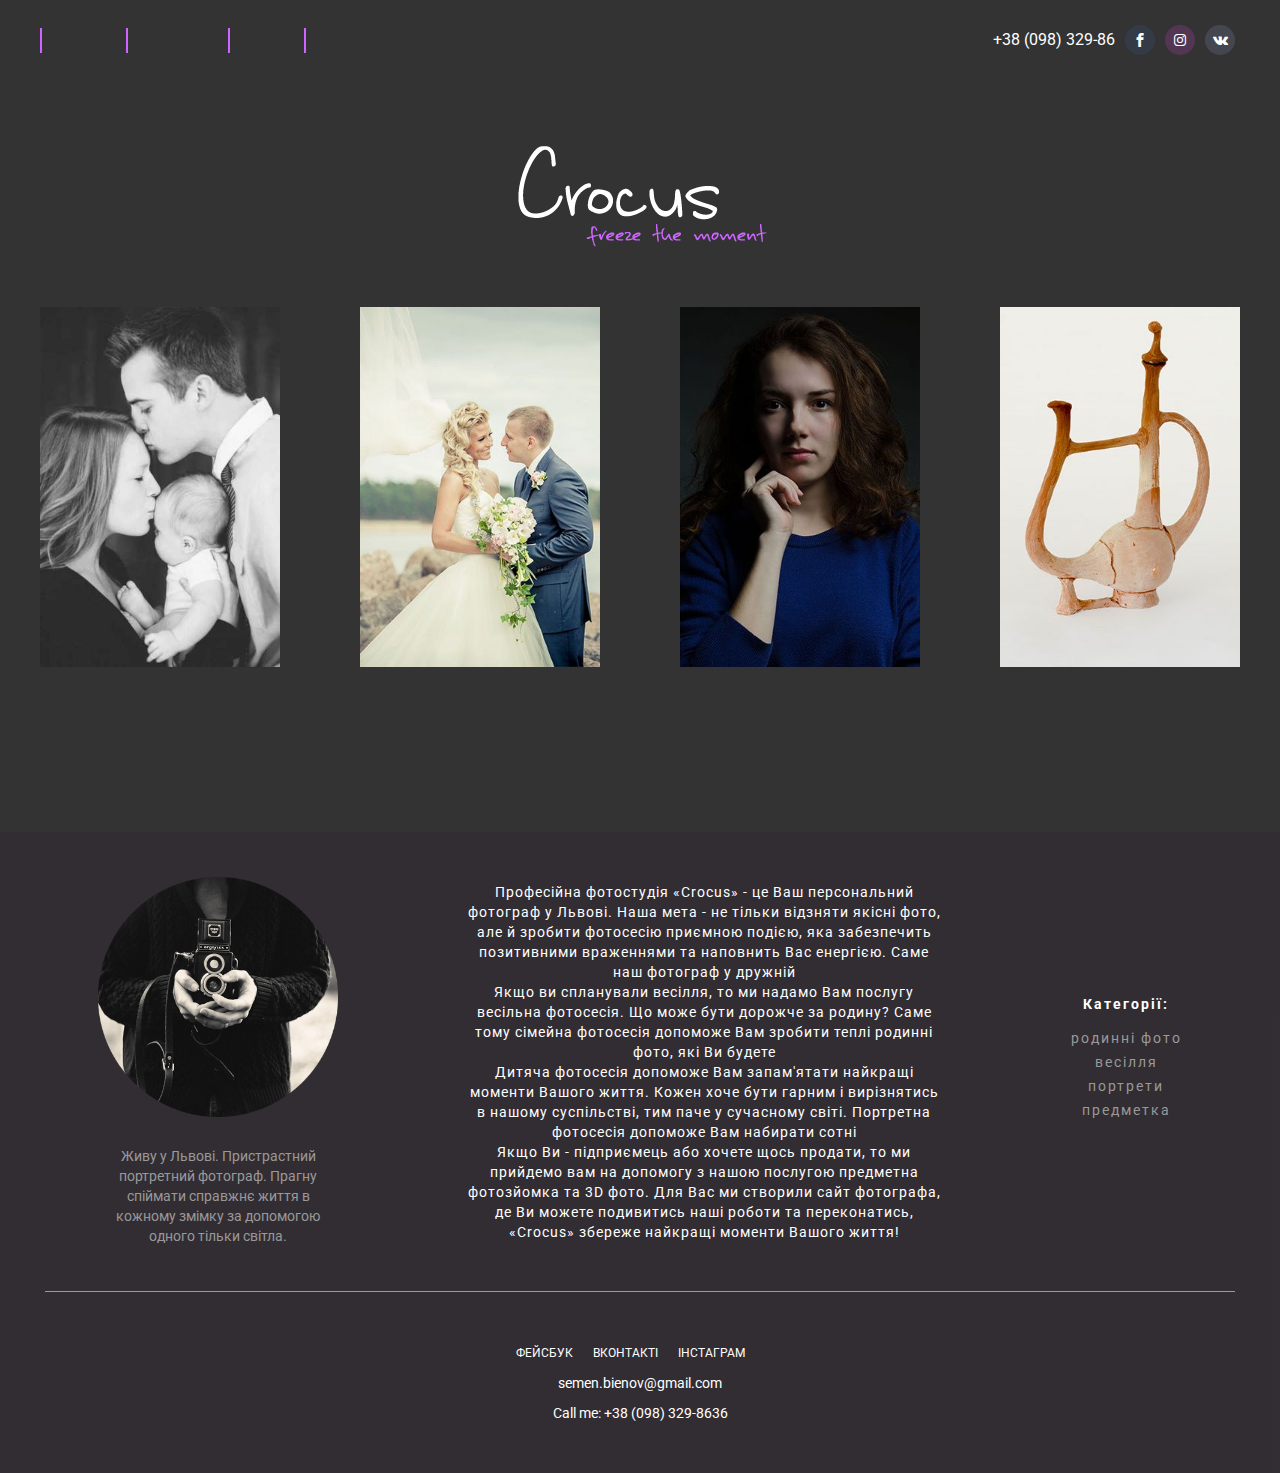
<file: docs/index.html>
<!DOCTYPE html>
<head>
  <meta charset="utf-8">
  <link rel="alternate" href="http://crocus-foto.in.ua" hreflang="uk-UA">
  <title>Crocus - ваш персональний фотограф у Львові</title>
  <meta name="description" content="Професійні фотосесії, портретні фотокартки, предметна фотографія, фотозйомка весіль у Львові від професійного фотографа Семена Бєньова">
  <meta name="keywords" content="послуги фотографа, фотограф львів, львів фотограф,  фотограф у львові, найкращий фотограф у львові, професійний фотограф, предметна фотографія, портретна фотографія, весільний фотограф">
  <meta name="author" content="Semen Bienov">
  <meta http-equiv="X-UA-Compatible" content="IE=edge">
  <meta name="viewport" content="width=device-width, initial-scale=1, maximum-scale=1">
  <!-- Template Basic Images Start-->
  <meta property="og:title" content="Crocus - професійний фотограф у Львові">
  <meta property="og:image" content="img/item3.jpg">
  <link rel="shortcut icon" href="img/favicon/favicon.ico" type="image/x-icon">
  <link rel="apple-touch-icon" href="img/favicon/apple-touch-icon.png">
  <link rel="apple-touch-icon" sizes="72x72" href="img/favicon/apple-touch-icon-72x72.png">
  <link rel="apple-touch-icon" sizes="114x114" href="img/favicon/apple-touch-icon-114x114.png">
  <!-- Template Basic Images End-->
  <!--if lt IE 9
  script(src='https://cdnjs.cloudflare.com/ajax/libs/html5shiv/3.7.3/html5shiv.min.js')
  script(src='https://cdnjs.cloudflare.com/ajax/libs/respond.js/1.4.2/respond.min.js')
  -->
  <link rel="stylesheet" href="css/fonts.min.css">
  <!-- <link rel="stylesheet" href="css/owl/owl.carousel.min.css">-->
  <link rel="stylesheet" href="css/main.min.css">
  <!-- Custom Browsers Color Start-->
  <!-- Chrome, Firefox OS and Opera-->
  <meta name="theme-color" content="#000">
  <!-- Windows Phone-->
  <meta name="msapplication-navbutton-color" content="#000">
  <!-- iOS Safari-->
  <meta name="apple-mobile-web-app-status-bar-style" content="#000">
  <!-- Custom Browsers Color End-->
</head>
<body>
  <div class="wrapper">
    <div class="topheader">
      <section class="topmenu">
        <ul>
          <li class="topmenu-item">
            <div class="bt-sl-solid-l down out"></div>
            <div class="bt-sl-solid-r down out"></div><a class="itemlink out" href="index.html">головна</a>
          </li>
          <li class="topmenu-item">
            <div class="bt-sl-solid-l down out"></div>
            <div class="bt-sl-solid-r down out"></div><a class="itemlink out" href="family.html">портфоліо</a>
          </li>
          <li class="topmenu-item">
            <div class="bt-sl-solid-l down out"></div>
            <div class="bt-sl-solid-r down out"></div><a class="itemlink out" href="tariff.html">тарифи</a>
          </li>
        </ul>
      </section>
      <section class="social"><a class="tel" href="tel:+380983298636"><span>+38 (098) 329-86</span></a><a class="social-fb" href="https://www.facebook.com/profile.php?id=100004131288481&amp;fref=ts"><span class="icon icon-facebook"></span></a><a class="social-instagam" href="https://www.instagram.com/crocus_fotos/"><span class="icon icon-instagram"></span></a><a class="social-vk" href="https://vk.com/id105640960"><span class="icon icon-vk"></span></a></section>
    </div>
    <header class="logo-container">
      <h1><a href="index.html"><img class="logo" src="img/logo.png" alt="фотостудія Crocus" title="фотостудія Crocus">
          <!--
          <svg class="logo">
          <use class="logo--bieno" xlink:href="#logo--bieno"></use>
          <use class="logo--v" xlink:href="#logo--v"></use>
          </svg>
          --></a></h1>
    </header>
    <div class="menu-container">
      <ul class="menu">
        <li><a href="family.html">
            <figure class="menu-category"><img class="menu-portrait" src="img/item1.jpg" alt="">
              <figcaption>
                <h3>Родинні фото</h3>
                <h5>Crocus</h5>
              </figcaption>
            </figure></a></li>
        <li><a href="wedding.html">
            <figure class="menu-category"><img class="menu-portrait" src="img/item2.jpg" alt="">
              <figcaption>
                <h3>весілля</h3>
                <h5>Crocus</h5>
              </figcaption>
            </figure></a></li>
        <li><a href="portrait.html">
            <figure class="menu-category hover"><img class="menu-portrait" src="img/item3.jpg" alt="">
              <figcaption>
                <h3>портрети</h3>
                <h5>Crocus</h5>
              </figcaption>
            </figure></a></li>
        <li><a href="thing.html">
            <figure class="menu-category"><img class="menu-portrait" src="img/item4.jpg" alt="">
              <figcaption>
                <h3>Предметна зйомка</h3>
                <h5>Crocus</h5>
              </figcaption>
            </figure></a></li>
      </ul>
    </div>
  </div>
  <!-- FOOTER-->
  <footer class="footer">
    <div class="footer-inner">
      <div class="footer-bar">
        <div class="footer-about">
          <div><img class="footer-ava" src="img/footer.png" alt="Semen Bienov">
            <p>Живу у Львові. Пристрастний портретний фотограф. Прагну спіймати справжнє життя в кожному змімку за допомогою одного тільки світла.</p>
          </div>
        </div>
        <div class="footer-blog">Професійна фотостудія «Crocus» - це Ваш персональний фотограф у Львові. Наша мета - не тільки відзняти якісні фото, але й зробити фотосесію приємною подією, яка забезпечить позитивними враженнями та наповнить Вас енергією. Саме наш фотограф у дружній<br> Якщо ви спланували весілля, то ми надамо Вам послугу весільна фотосесія. Що може бути дорожче за родину? Саме тому сімейна фотосесія допоможе Вам зробити теплі родинні фото, які Ви будете<br> Дитяча фотосесія допоможе Вам запам'ятати найкращі моменти Вашого життя. Кожен хоче бути гарним і вирізнятись в нашому суспільстві, тим паче у сучасному світі. Портретна фотосесія допоможе Вам набирати сотні<br> Якщо Ви - підприємець або хочете щось продати, то ми прийдемо вам на допомогу з нашою послугою предметна фотозйомка та 3D фото. Для Вас ми створили сайт фотографа, де Ви можете подивитись наші роботи та переконатись,<br> «Crocus» збереже найкращі моменти Вашого життя!</div>
        <ul class="footer-menu"><span class="footer-menu-title">Категорії:</span>
          <li><a class="footer-menu-item" href="family.html">
              <h3>родинні фото</h3></a></li>
          <li><a class="footer-menu-item" href="wedding.html">
              <h3>весілля</h3></a></li>
          <li><a class="footer-menu-item" href="portrait.html">
              <h3>портрети</h3></a></li>
          <li><a class="footer-menu-item" href="thing.html">
              <h3>предметка</h3></a></li>
        </ul>
      </div>
      <div class="footer-contacts">
        <div class="footer-social"><a href="https://www.facebook.com/profile.php?id=100004131288481&amp;fref=ts">фейсбук</a><a href="https://vk.com/id105640960">вконтакті</a><a href="https://www.instagram.com/crocus_fotos/">інстаграм</a></div>
        <address><a href="mailto:semen.bienov@gmail.com">semen.bienov@gmail.com</a><br><a class="tel" href="tel:+380983298636"><span>Call me: +38 (098) 329-8636</span></a></address>
      </div>
    </div>
  </footer>
  <!-- Optimized loading JS Start-->
  <script src="js/vendors/jquery-1.12.0.min.js"></script>
  <script src="js/vendors/owl.carousel.min.js"></script>
  <!-- <script src="js/vendors/jquery.pjax.js"></script>-->
  <script src="js/main.min.js"></script>
  <script>
    (function(i, s, o, g, r, a, m) {
    i['GoogleAnalyticsObject'] = r;
    i[r] = i[r] || function() {
    (i[r].q = i[r].q || []).push(arguments)
    }, i[r].l = 1 * new Date();
    a = s.createElement(o),
    m = s.getElementsByTagName(o)[0];
    a.async = 1;
    a.src = g;
    m.parentNode.insertBefore(a, m)
    })(window, document, 'script', 'https://www.google-analytics.com/analytics.js', 'ga');
    ga('create', '', 'auto');
    ga('send', 'pageview');
  </script>
</body>
</file>
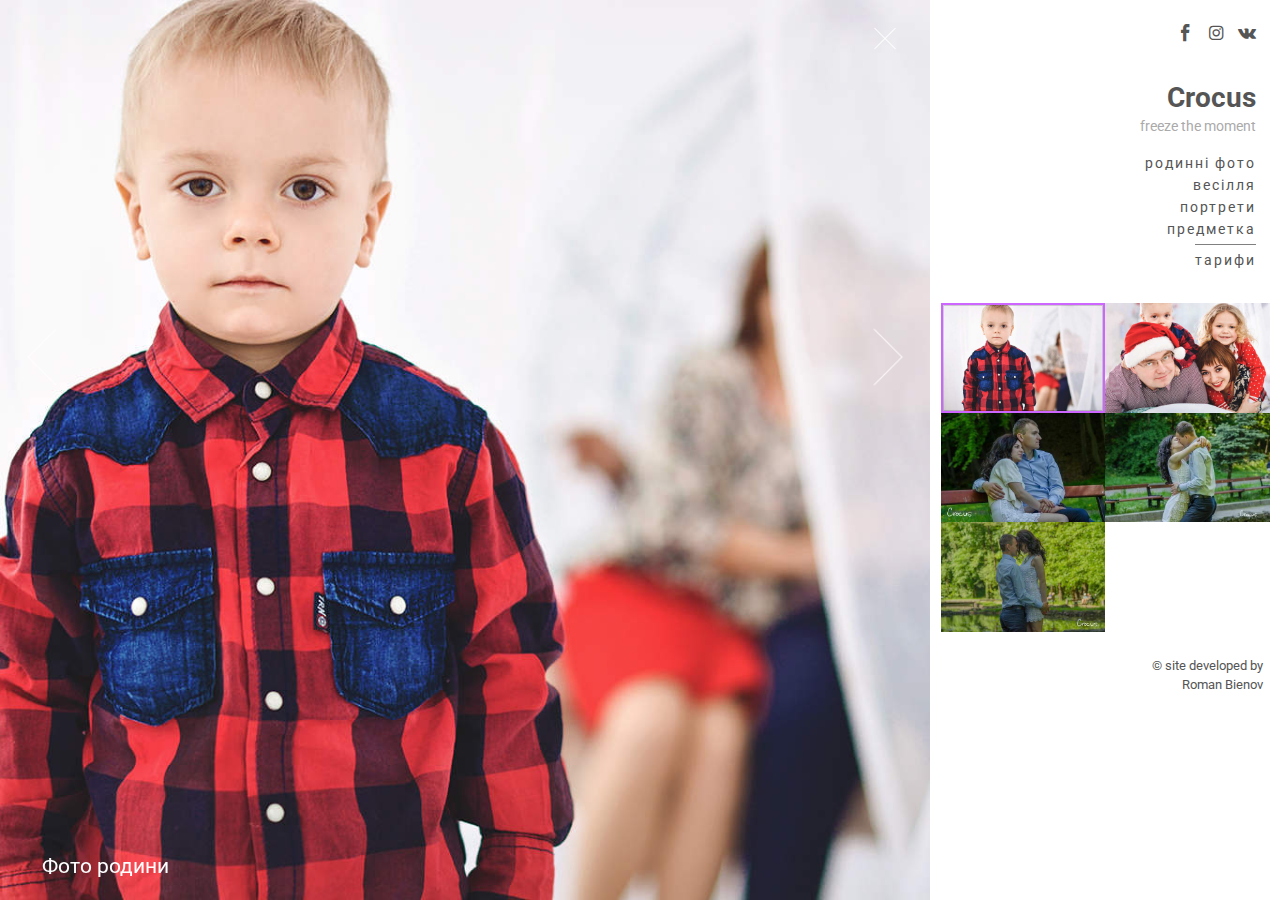
<file: docs/family.html>
<!DOCTYPE html>
<head>
  <meta charset="utf-8">
  <title>Crocus</title>
  <meta name="description" content="Професійні фотосесії, портретні фотокартки, предметна фотографія, фотозйомка весіль у Львові від професійного фотографа Семена Бєньова">
  <meta name="keywords" content="послуги фотографа, фотограф львів, львів фотограф,  фотограф у львові, найкращий фотограф у львові, професійний фотограф, предметна фотографія, портретна фотографія, весільний фотограф">
  <meta name="author" content="Semen Bienov">
  <meta http-equiv="X-UA-Compatible" content="IE=edge">
  <meta name="viewport" content="width=device-width, initial-scale=1, maximum-scale=1">
  <!-- Template Basic Images Start-->
  <meta property="og:title" content="Crocus">
  <meta property="og:image" content="img/item3.jpg">
  <link rel="shortcut icon" href="img/favicon/favicon.ico" type="image/x-icon">
  <link rel="apple-touch-icon" href="img/favicon/apple-touch-icon.png">
  <link rel="apple-touch-icon" sizes="72x72" href="img/favicon/apple-touch-icon-72x72.png">
  <link rel="apple-touch-icon" sizes="114x114" href="img/favicon/apple-touch-icon-114x114.png">
  <!-- Template Basic Images End-->
  <link rel="stylesheet" href="css/fonts.min.css">
  <link rel="stylesheet" href="css/owl/owl.carousel.min.css">
  <!-- <link rel="stylesheet" href="css/main.min.css">-->
  <!--
  if lt IE 9
  script(src='https://cdnjs.cloudflare.com/ajax/libs/html5shiv/3.7.3/html5shiv.min.js')
  script(src='https://cdnjs.cloudflare.com/ajax/libs/respond.js/1.4.2/respond.min.js')
  -->
  <!-- Custom Browsers Color Start -->
  <!-- Chrome, Firefox OS and Opera-->
  <meta name="theme-color" content="#000">
  <!-- Windows Phone-->
  <meta name="msapplication-navbutton-color" content="#000">
  <!-- iOS Safari-->
  <meta name="apple-mobile-web-app-status-bar-style" content="#000">
  <!-- Custom Browsers Color End-->
</head>
<body>
  <div class="main-container">
    <aside class="sidebar is-loading-1">
      <section class="sidebar-social"><a href="https://www.facebook.com/profile.php?id=100004131288481"><span class="icon icon-facebook"></span></a><a href="https://www.instagram.com/crocus_fotos/"><span class="icon icon-instagram"></span></a><a href="https://vk.com/id105640960"><span class="icon icon-vk"></span></a></section>
      <header class="header">
        <h1><a class="logotype" href="index.html">Crocus</a></h1>
        <h4 class="title">freeze the moment</h4>
        <ul class="header-menu">
          <li><a class="header-menu-item" href="family.html">
              <h3>родинні фото</h3></a></li>
          <li><a class="header-menu-item" href="wedding.html">
              <h3>весілля</h3></a></li>
          <li><a class="header-menu-item" href="portrait.html">
              <h3>портрети</h3></a></li>
          <li><a class="header-menu-item" href="thing.html">
              <h3>предметка</h3></a></li>
          <li><a class="header-menu-item" href="tariff.html">
              <h3>тарифи</h3></a></li>
        </ul>
      </header>
      <ul class="owl-dots" id="carousel-custom-dots"></ul>
      <footer class="author">© site developed by<br><a href="https://www.facebook.com/profile.php?id=100007657952007" rel="author"> Roman Bienov</a></footer>
    </aside>
    <div class="slides-wrapper is-loading-2"><a id="touch-menu" href="#">
        <div id="nav-icon1"><span></span><span></span><span></span></div></a>
      <div class="owl-carousel owl-theme" id="thumbnails">
        <!-- Family-->
        <article class="item" data-dot="&lt;img src='img/thumbs/family_1.jpg'&gt;">
          <div class="owl-lazy slide" data-src="img/fulls/f_family_1.jpg"></div>
          <h5>Фото родини</h5>
        </article>
        <article class="item" data-dot="&lt;img src='img/thumbs/family_2.jpg'&gt;">
          <div class="owl-lazy slide" data-src="img/fulls/f_family_2.jpg"></div>
          <h5>Фото родини</h5>
        </article>
        <article class="item" data-dot="&lt;img src='img/thumbs/love_1.jpg'&gt;">
          <div class="owl-lazy slide" data-src="img/fulls/f_love_1.jpg">     </div>
          <h5>Love Story</h5>
        </article>
        <article class="item" data-dot="&lt;img src='img/thumbs/love_2.jpg'&gt;">
          <div class="owl-lazy slide" data-src="img/fulls/f_love_2.jpg">     </div>
          <h5>Love Story</h5>
        </article>
        <article class="item" data-dot="&lt;img src='img/thumbs/love_3.jpg'&gt;">
          <div class="owl-lazy slide" data-src="img/fulls/f_love_3.jpg"></div>
          <h5>Love Story</h5>
        </article>
      </div>
    </div>
  </div>
  <!-- Optimized loading JS Start-->
  <script src="js/vendors/jquery-1.12.0.min.js"></script>
  <script src="js/vendors/owl.carousel.min.js"></script>
  <script src="js/main.min.js"></script>
  <script>
    (function(i, s, o, g, r, a, m) {
    i['GoogleAnalyticsObject'] = r;
    i[r] = i[r] || function() {
    (i[r].q = i[r].q || []).push(arguments)
    }, i[r].l = 1 * new Date();
    a = s.createElement(o),
    m = s.getElementsByTagName(o)[0];
    a.async = 1;
    a.src = g;
    m.parentNode.insertBefore(a, m)
    })(window, document, 'script', 'https://www.google-analytics.com/analytics.js', 'ga');
    ga('create', '', 'auto');
    ga('send', 'pageview');
  </script>
</body>
</file>
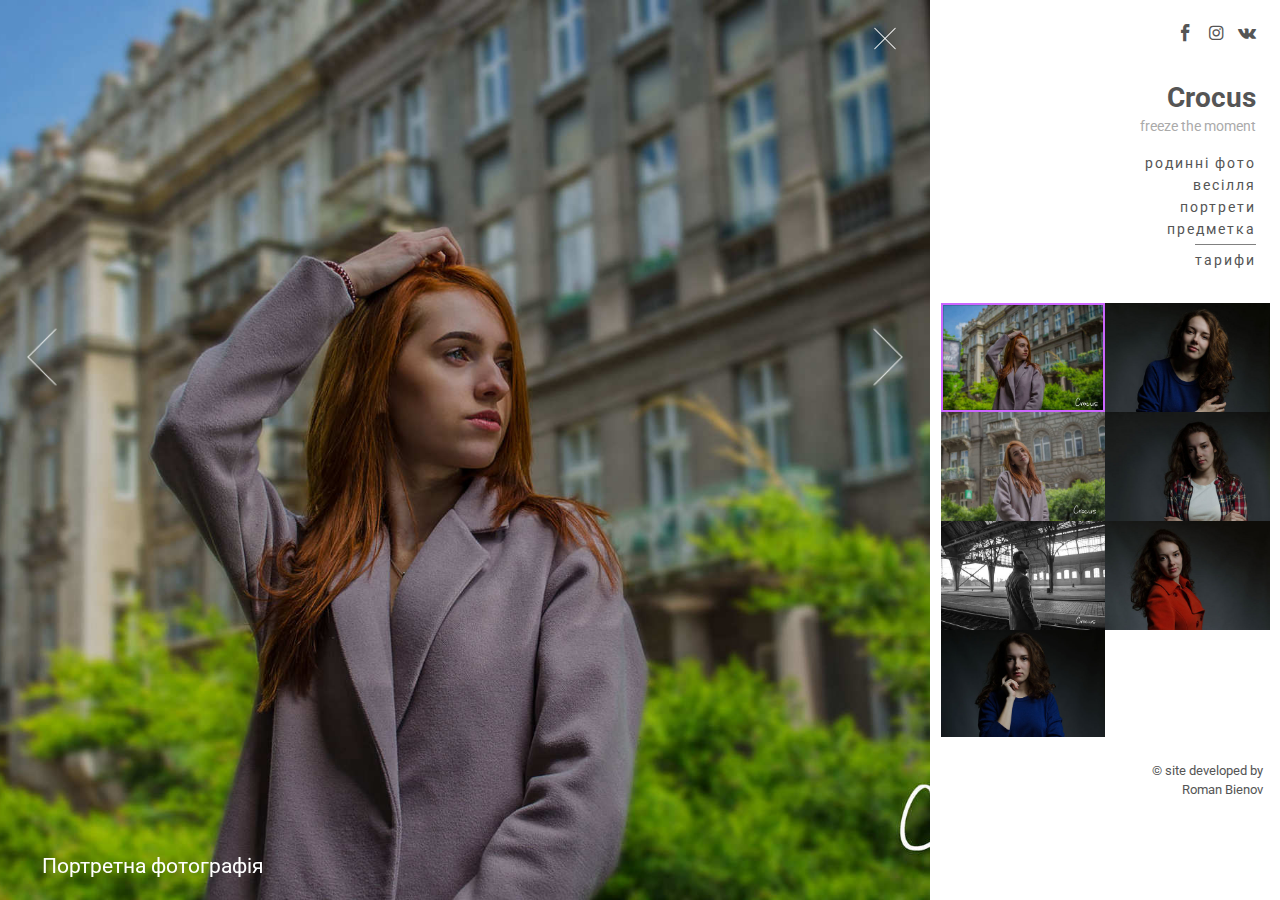
<file: docs/portrait.html>
<!DOCTYPE html>
<head>
  <meta charset="utf-8">
  <title>Crocus</title>
  <meta name="description" content="Професійні фотосесії, портретні фотокартки, предметна фотографія, фотозйомка весіль у Львові від професійного фотографа Семена Бєньова">
  <meta name="keywords" content="послуги фотографа, фотограф львів, львів фотограф,  фотограф у львові, найкращий фотограф у львові, професійний фотограф, предметна фотографія, портретна фотографія, весільний фотограф">
  <meta name="author" content="Semen Bienov">
  <meta http-equiv="X-UA-Compatible" content="IE=edge">
  <meta name="viewport" content="width=device-width, initial-scale=1, maximum-scale=1">
  <!-- Template Basic Images Start-->
  <meta property="og:title" content="Crocus">
  <meta property="og:image" content="img/item3.jpg">
  <link rel="shortcut icon" href="img/favicon/favicon.ico" type="image/x-icon">
  <link rel="apple-touch-icon" href="img/favicon/apple-touch-icon.png">
  <link rel="apple-touch-icon" sizes="72x72" href="img/favicon/apple-touch-icon-72x72.png">
  <link rel="apple-touch-icon" sizes="114x114" href="img/favicon/apple-touch-icon-114x114.png">
  <!-- Template Basic Images End-->
  <link rel="stylesheet" href="css/fonts.min.css">
  <link rel="stylesheet" href="css/owl/owl.carousel.min.css">
  <!-- <link rel="stylesheet" href="css/main.min.css">-->
  <!--
  if lt IE 9
  script(src='https://cdnjs.cloudflare.com/ajax/libs/html5shiv/3.7.3/html5shiv.min.js')
  script(src='https://cdnjs.cloudflare.com/ajax/libs/respond.js/1.4.2/respond.min.js')
  -->
  <!-- Custom Browsers Color Start -->
  <!-- Chrome, Firefox OS and Opera-->
  <meta name="theme-color" content="#000">
  <!-- Windows Phone-->
  <meta name="msapplication-navbutton-color" content="#000">
  <!-- iOS Safari-->
  <meta name="apple-mobile-web-app-status-bar-style" content="#000">
  <!-- Custom Browsers Color End-->
</head>
<body>
  <div class="main-container">
    <aside class="sidebar is-loading-1">
      <section class="sidebar-social"><a href="https://www.facebook.com/profile.php?id=100004131288481"><span class="icon icon-facebook"></span></a><a href="https://www.instagram.com/crocus_fotos/"><span class="icon icon-instagram"></span></a><a href="https://vk.com/id105640960"><span class="icon icon-vk"></span></a></section>
      <header class="header">
        <h1><a class="logotype" href="index.html">Crocus</a></h1>
        <h4 class="title">freeze the moment</h4>
        <ul class="header-menu">
          <li><a class="header-menu-item" href="family.html">
              <h3>родинні фото</h3></a></li>
          <li><a class="header-menu-item" href="wedding.html">
              <h3>весілля</h3></a></li>
          <li><a class="header-menu-item" href="portrait.html">
              <h3>портрети</h3></a></li>
          <li><a class="header-menu-item" href="thing.html">
              <h3>предметка</h3></a></li>
          <li><a class="header-menu-item" href="tariff.html">
              <h3>тарифи</h3></a></li>
        </ul>
      </header>
      <ul class="owl-dots" id="carousel-custom-dots"></ul>
      <footer class="author">© site developed by<br><a href="https://www.facebook.com/profile.php?id=100007657952007" rel="author"> Roman Bienov</a></footer>
    </aside>
    <div class="slides-wrapper is-loading-2"><a id="touch-menu" href="#">
        <div id="nav-icon1"><span></span><span></span><span></span></div></a>
      <div class="owl-carousel owl-theme" id="thumbnails">
        <!-- Portraits-->
        <article class="item" data-dot="&lt;img src='img/thumbs/portrait_1.jpg'&gt;">
          <div class="owl-lazy slide" data-src="img/fulls/f_portrait_1.jpg"></div>
          <h5>Портретна фотографія</h5>
        </article>
        <article class="item" data-dot="&lt;img src='img/thumbs/portrait_2.jpg'&gt;">
          <div class="owl-lazy slide" data-src="img/fulls/f_portrait_2.jpg"></div>
          <h5>Портретна фотографія</h5>
        </article>
        <article class="item" data-dot="&lt;img src='img/thumbs/portrait_3.jpg'&gt;">
          <div class="owl-lazy slide" data-src="img/fulls/f_portrait_3.jpg"></div>
          <h5>Портретна фотографія</h5>
        </article>
        <article class="item" data-dot="&lt;img src='img/thumbs/portrait_4.jpg'&gt;">
          <div class="owl-lazy slide" data-src="img/fulls/f_portrait_4.jpg"></div>
          <h5>Портретна фотографія</h5>
        </article>
        <article class="item" data-dot="&lt;img src='img/thumbs/portrait_5.jpg'&gt;">
          <div class="owl-lazy slide" data-src="img/fulls/f_portrait_5.jpg"></div>
          <h5>Портретна фотографія</h5>
        </article>
        <article class="item" data-dot="&lt;img src='img/thumbs/portrait_6.jpg'&gt;">
          <div class="owl-lazy slide" data-src="img/fulls/f_portrait_6.jpg"></div>
          <h5>Портретна фотографія</h5>
        </article>
        <article class="item" data-dot="&lt;img src='img/thumbs/portrait_7.jpg'&gt;">
          <div class="owl-lazy slide" data-src="img/fulls/f_portrait_7.jpg"></div>
          <h5>Портретна фотографія</h5>
        </article>
      </div>
    </div>
  </div>
  <!-- Optimized loading JS Start-->
  <script src="js/vendors/jquery-1.12.0.min.js"></script>
  <script src="js/vendors/owl.carousel.min.js"></script>
  <script src="js/main.min.js"></script>
  <script>
    (function(i, s, o, g, r, a, m) {
    i['GoogleAnalyticsObject'] = r;
    i[r] = i[r] || function() {
    (i[r].q = i[r].q || []).push(arguments)
    }, i[r].l = 1 * new Date();
    a = s.createElement(o),
    m = s.getElementsByTagName(o)[0];
    a.async = 1;
    a.src = g;
    m.parentNode.insertBefore(a, m)
    })(window, document, 'script', 'https://www.google-analytics.com/analytics.js', 'ga');
    ga('create', '', 'auto');
    ga('send', 'pageview');
  </script>
</body>
</file>
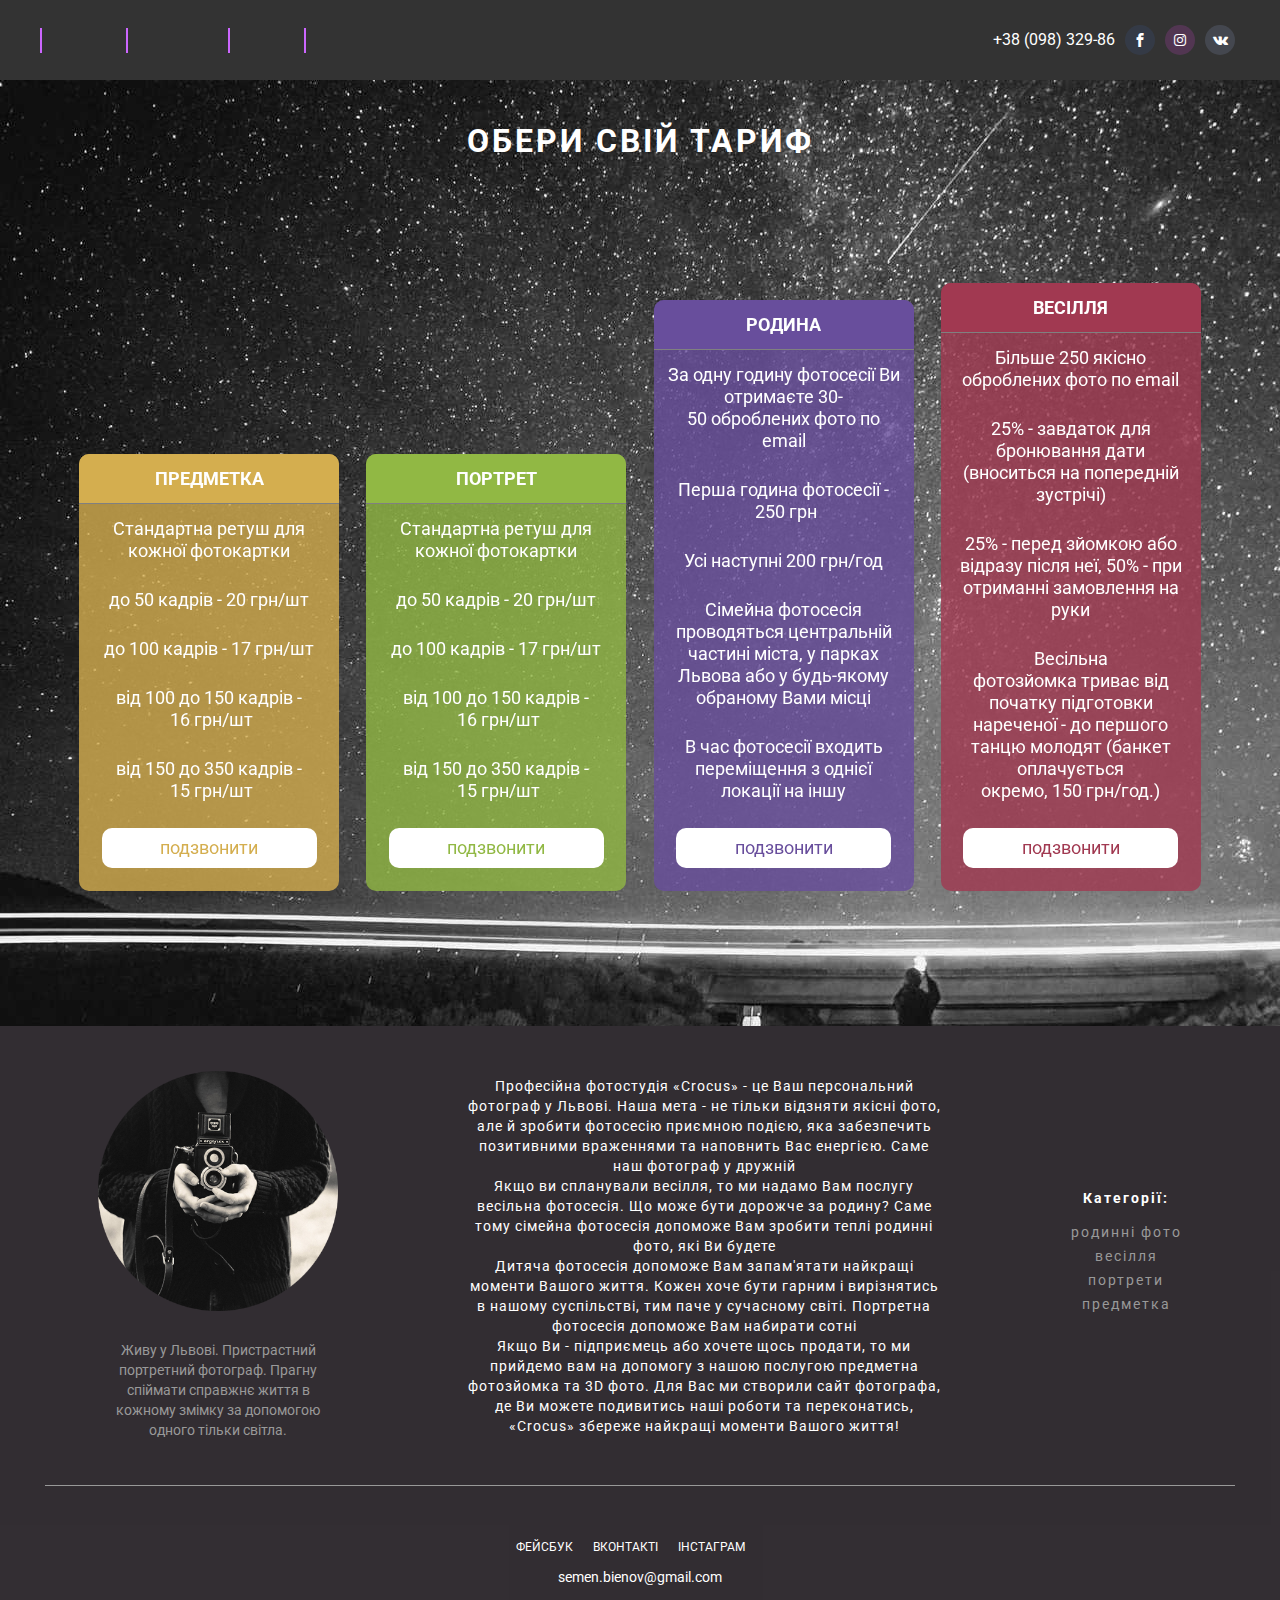
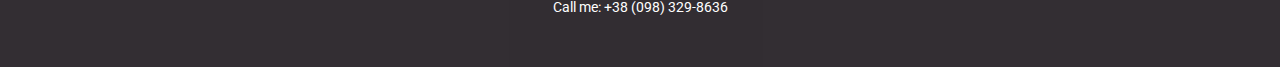
<file: docs/tariff.html>
<!DOCTYPE html>
<head>
  <meta charset="utf-8">
  <link rel="alternate" href="http://crocus-foto.in.ua" hreflang="uk-UA">
  <title>Crocus - ваш персональний фотограф у Львові</title>
  <meta name="description" content="Професійні фотосесії, портретні фотокартки, предметна фотографія, фотозйомка весіль у Львові від професійного фотографа Семена Бєньова">
  <meta name="keywords" content="послуги фотографа, фотограф львів, львів фотограф,  фотограф у львові, найкращий фотограф у львові, професійний фотограф, предметна фотографія, портретна фотографія, весільний фотограф">
  <meta name="author" content="Semen Bienov">
  <meta http-equiv="X-UA-Compatible" content="IE=edge">
  <meta name="viewport" content="width=device-width, initial-scale=1, maximum-scale=1">
  <!-- Template Basic Images Start-->
  <meta property="og:title" content="Crocus - професійний фотограф у Львові">
  <meta property="og:image" content="img/item3.jpg">
  <link rel="shortcut icon" href="img/favicon/favicon.ico" type="image/x-icon">
  <link rel="apple-touch-icon" href="img/favicon/apple-touch-icon.png">
  <link rel="apple-touch-icon" sizes="72x72" href="img/favicon/apple-touch-icon-72x72.png">
  <link rel="apple-touch-icon" sizes="114x114" href="img/favicon/apple-touch-icon-114x114.png">
  <!-- Template Basic Images End-->
  <!--if lt IE 9
  script(src='https://cdnjs.cloudflare.com/ajax/libs/html5shiv/3.7.3/html5shiv.min.js')
  script(src='https://cdnjs.cloudflare.com/ajax/libs/respond.js/1.4.2/respond.min.js')
  -->
  <link rel="stylesheet" href="css/fonts.min.css">
  <!-- <link rel="stylesheet" href="css/owl/owl.carousel.min.css">-->
  <link rel="stylesheet" href="css/main.min.css">
  <!-- Custom Browsers Color Start-->
  <!-- Chrome, Firefox OS and Opera-->
  <meta name="theme-color" content="#000">
  <!-- Windows Phone-->
  <meta name="msapplication-navbutton-color" content="#000">
  <!-- iOS Safari-->
  <meta name="apple-mobile-web-app-status-bar-style" content="#000">
  <!-- Custom Browsers Color End-->
</head>
<body>
  <div class="wrapper">
    <div class="topheader">
      <section class="topmenu">
        <ul>
          <li class="topmenu-item">
            <div class="bt-sl-solid-l down out"></div>
            <div class="bt-sl-solid-r down out"></div><a class="itemlink out" href="index.html">головна</a>
          </li>
          <li class="topmenu-item">
            <div class="bt-sl-solid-l down out"></div>
            <div class="bt-sl-solid-r down out"></div><a class="itemlink out" href="family.html">портфоліо</a>
          </li>
          <li class="topmenu-item">
            <div class="bt-sl-solid-l down out"></div>
            <div class="bt-sl-solid-r down out"></div><a class="itemlink out" href="tariff.html">тарифи</a>
          </li>
        </ul>
      </section>
      <section class="social"><a class="tel" href="tel:+380983298636"><span>+38 (098) 329-86</span></a><a class="social-fb" href="https://www.facebook.com/profile.php?id=100004131288481&amp;fref=ts"><span class="icon icon-facebook"></span></a><a class="social-instagam" href="https://www.instagram.com/crocus_fotos/"><span class="icon icon-instagram"></span></a><a class="social-vk" href="https://vk.com/id105640960"><span class="icon icon-vk"></span></a></section>
    </div>
  </div>
  <div class="tariffs-wrapper">
    <div class="tafiff-container">
      <h1 class="title">Обери свій тариф</h1>
      <div class="tariffs">
        <section class="tariff-catalog">
          <ul class="price">
            <li class="header">Предметка</li>
            <li>Cтандартна ретуш для кожної фотокартки</li>
            <li>до 50 кадрів - 20 грн/шт</li>
            <li>до 100 кадрів - 17 грн/шт</li>
            <li>від 100 до 150 кадрів - 16 грн/шт</li>
            <li>від 150 до 350 кадрів - 15 грн/шт</li>
            <li class="grey"><a class="button" href="tel:+380983298636">подзвонити</a></li>
          </ul>
        </section>
        <section class="tariff-portrait">
          <ul class="price">
            <li class="header">Портрет</li>
            <li>Cтандартна ретуш для кожної фотокартки</li>
            <li>до 50 кадрів - 20 грн/шт</li>
            <li>до 100 кадрів - 17 грн/шт</li>
            <li>від 100 до 150 кадрів - 16 грн/шт</li>
            <li>від 150 до 350 кадрів - 15 грн/шт</li>
            <li class="grey"><a class="button" href="tel:+380983298636">подзвонити</a></li>
          </ul>
        </section>
        <section class="tariff-family">
          <ul class="price">
            <li class="header">Родина</li>
            <li>За одну годину фотосесії Ви отримаєте 30-50 оброблених фото по email</li>
            <li>Перша година фотосесії - 250 грн </li>
            <li>Усі наступні 200 грн/год</li>
            <li>Сімейна фотосесія проводяться центральній частині міста, у парках Львова або у будь-якому обраному Вами місці</li>
            <li>В час фотосесії входить переміщення з однієї локації на іншу</li>
            <li class="grey"><a class="button" href="tel:+380983298636">подзвонити</a></li>
          </ul>
        </section>
        <section class="tariff-wedding">
          <ul class="price">
            <li class="header">Весілля</li>
            <li>Більше 250 якісно оброблених фото по email</li>
            <li>25% - завдаток для бронювання дати (вноситься на попередній зустрічі) </li>
            <li>25% - перед зйомкою або відразу після неї, 50% - при отриманні замовлення на руки</li>
            <li>Весільна фотозйомка триває від початку підготовки нареченої - до першого танцю молодят (банкет оплачується окремо, 150 грн/год.) </li>
            <li class="grey"><a class="button" href="tel:+380983298636">подзвонити</a></li>
          </ul>
        </section>
      </div>
    </div>
  </div>
  <!-- FOOTER-->
  <footer class="footer">
    <div class="footer-inner">
      <div class="footer-bar">
        <div class="footer-about">
          <div><img class="footer-ava" src="img/footer.png" alt="Semen Bienov">
            <p>Живу у Львові. Пристрастний портретний фотограф. Прагну спіймати справжнє життя в кожному змімку за допомогою одного тільки світла.</p>
          </div>
        </div>
        <div class="footer-blog">Професійна фотостудія «Crocus» - це Ваш персональний фотограф у Львові. Наша мета - не тільки відзняти якісні фото, але й зробити фотосесію приємною подією, яка забезпечить позитивними враженнями та наповнить Вас енергією. Саме наш фотограф у дружній<br> Якщо ви спланували весілля, то ми надамо Вам послугу весільна фотосесія. Що може бути дорожче за родину? Саме тому сімейна фотосесія допоможе Вам зробити теплі родинні фото, які Ви будете<br> Дитяча фотосесія допоможе Вам запам'ятати найкращі моменти Вашого життя. Кожен хоче бути гарним і вирізнятись в нашому суспільстві, тим паче у сучасному світі. Портретна фотосесія допоможе Вам набирати сотні<br> Якщо Ви - підприємець або хочете щось продати, то ми прийдемо вам на допомогу з нашою послугою предметна фотозйомка та 3D фото. Для Вас ми створили сайт фотографа, де Ви можете подивитись наші роботи та переконатись,<br> «Crocus» збереже найкращі моменти Вашого життя!</div>
        <ul class="footer-menu"><span class="footer-menu-title">Категорії:</span>
          <li><a class="footer-menu-item" href="family.html">
              <h3>родинні фото</h3></a></li>
          <li><a class="footer-menu-item" href="wedding.html">
              <h3>весілля</h3></a></li>
          <li><a class="footer-menu-item" href="portrait.html">
              <h3>портрети</h3></a></li>
          <li><a class="footer-menu-item" href="thing.html">
              <h3>предметка</h3></a></li>
        </ul>
      </div>
      <div class="footer-contacts">
        <div class="footer-social"><a href="https://www.facebook.com/profile.php?id=100004131288481&amp;fref=ts">фейсбук</a><a href="https://vk.com/id105640960">вконтакті</a><a href="https://www.instagram.com/crocus_fotos/">інстаграм</a></div>
        <address><a href="mailto:semen.bienov@gmail.com">semen.bienov@gmail.com</a><br><a class="tel" href="tel:+380983298636"><span>Call me: +38 (098) 329-8636</span></a></address>
      </div>
    </div>
  </footer>
  <!-- Optimized loading JS Start-->
  <script src="js/vendors/jquery-1.12.0.min.js"></script>
  <script src="js/vendors/owl.carousel.min.js"></script>
  <!-- <script src="js/vendors/jquery.pjax.js"></script>-->
  <script src="js/main.min.js"></script>
  <script>
    (function(i, s, o, g, r, a, m) {
    i['GoogleAnalyticsObject'] = r;
    i[r] = i[r] || function() {
    (i[r].q = i[r].q || []).push(arguments)
    }, i[r].l = 1 * new Date();
    a = s.createElement(o),
    m = s.getElementsByTagName(o)[0];
    a.async = 1;
    a.src = g;
    m.parentNode.insertBefore(a, m)
    })(window, document, 'script', 'https://www.google-analytics.com/analytics.js', 'ga');
    ga('create', '', 'auto');
    ga('send', 'pageview');
  </script>
</body>
</file>
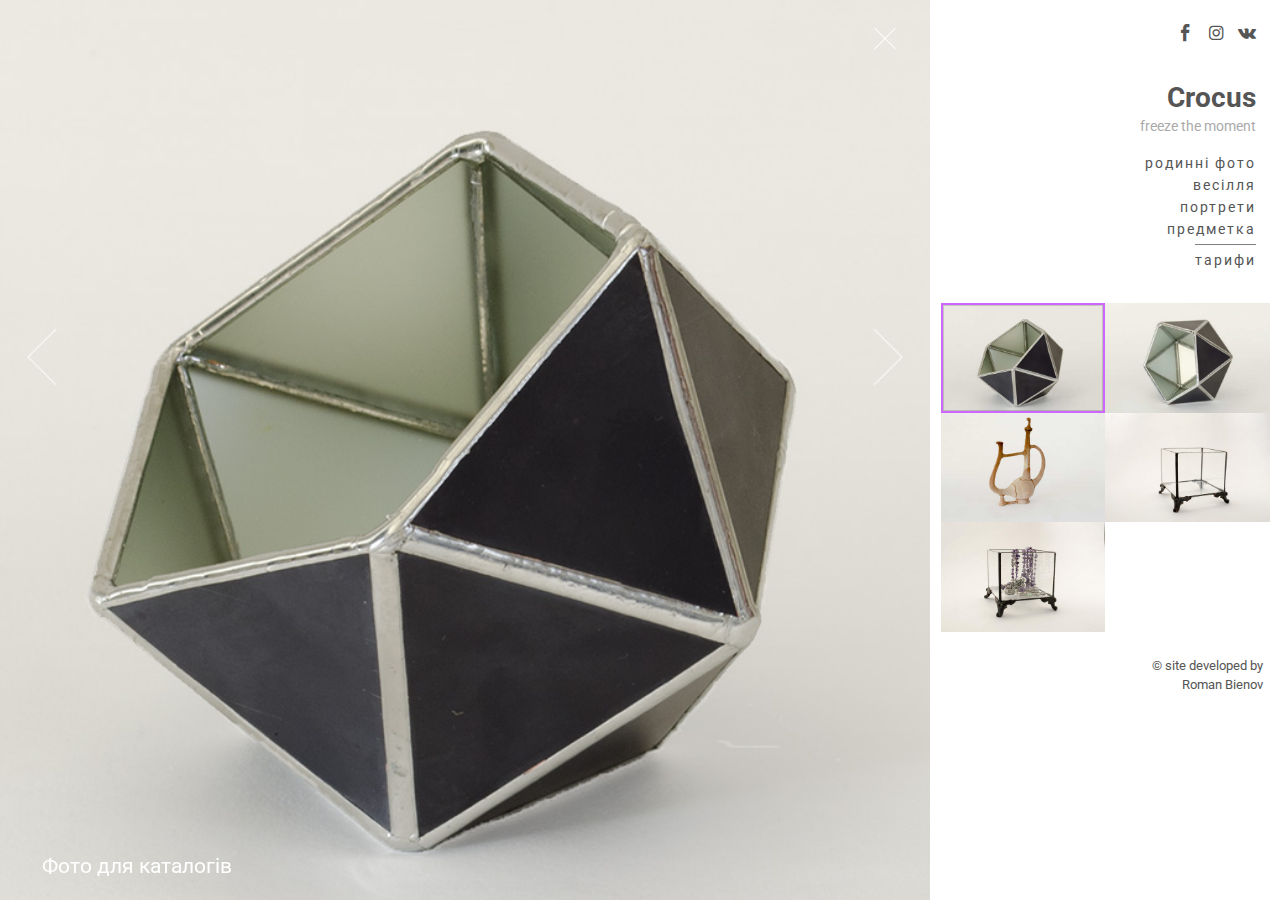
<file: docs/thing.html>
<!DOCTYPE html>
<head>
  <meta charset="utf-8">
  <title>Crocus</title>
  <meta name="description" content="Професійні фотосесії, портретні фотокартки, предметна фотографія, фотозйомка весіль у Львові від професійного фотографа Семена Бєньова">
  <meta name="keywords" content="послуги фотографа, фотограф львів, львів фотограф,  фотограф у львові, найкращий фотограф у львові, професійний фотограф, предметна фотографія, портретна фотографія, весільний фотограф">
  <meta name="author" content="Semen Bienov">
  <meta http-equiv="X-UA-Compatible" content="IE=edge">
  <meta name="viewport" content="width=device-width, initial-scale=1, maximum-scale=1">
  <!-- Template Basic Images Start-->
  <meta property="og:title" content="Crocus">
  <meta property="og:image" content="img/item3.jpg">
  <link rel="shortcut icon" href="img/favicon/favicon.ico" type="image/x-icon">
  <link rel="apple-touch-icon" href="img/favicon/apple-touch-icon.png">
  <link rel="apple-touch-icon" sizes="72x72" href="img/favicon/apple-touch-icon-72x72.png">
  <link rel="apple-touch-icon" sizes="114x114" href="img/favicon/apple-touch-icon-114x114.png">
  <!-- Template Basic Images End-->
  <link rel="stylesheet" href="css/fonts.min.css">
  <link rel="stylesheet" href="css/owl/owl.carousel.min.css">
  <!-- <link rel="stylesheet" href="css/main.min.css">-->
  <!--
  if lt IE 9
  script(src='https://cdnjs.cloudflare.com/ajax/libs/html5shiv/3.7.3/html5shiv.min.js')
  script(src='https://cdnjs.cloudflare.com/ajax/libs/respond.js/1.4.2/respond.min.js')
  -->
  <!-- Custom Browsers Color Start -->
  <!-- Chrome, Firefox OS and Opera-->
  <meta name="theme-color" content="#000">
  <!-- Windows Phone-->
  <meta name="msapplication-navbutton-color" content="#000">
  <!-- iOS Safari-->
  <meta name="apple-mobile-web-app-status-bar-style" content="#000">
  <!-- Custom Browsers Color End-->
</head>
<body>
  <div class="main-container">
    <aside class="sidebar is-loading-1">
      <section class="sidebar-social"><a href="https://www.facebook.com/profile.php?id=100004131288481"><span class="icon icon-facebook"></span></a><a href="https://www.instagram.com/crocus_fotos/"><span class="icon icon-instagram"></span></a><a href="https://vk.com/id105640960"><span class="icon icon-vk"></span></a></section>
      <header class="header">
        <h1><a class="logotype" href="index.html">Crocus</a></h1>
        <h4 class="title">freeze the moment</h4>
        <ul class="header-menu">
          <li><a class="header-menu-item" href="family.html">
              <h3>родинні фото</h3></a></li>
          <li><a class="header-menu-item" href="wedding.html">
              <h3>весілля</h3></a></li>
          <li><a class="header-menu-item" href="portrait.html">
              <h3>портрети</h3></a></li>
          <li><a class="header-menu-item" href="thing.html">
              <h3>предметка</h3></a></li>
          <li><a class="header-menu-item" href="tariff.html">
              <h3>тарифи</h3></a></li>
        </ul>
      </header>
      <ul class="owl-dots" id="carousel-custom-dots"></ul>
      <footer class="author">© site developed by<br><a href="https://www.facebook.com/profile.php?id=100007657952007" rel="author"> Roman Bienov</a></footer>
    </aside>
    <div class="slides-wrapper is-loading-2"><a id="touch-menu" href="#">
        <div id="nav-icon1"><span></span><span></span><span></span></div></a>
      <div class="owl-carousel owl-theme" id="thumbnails">
        <!-- Things-->
        <article class="item" data-dot="&lt;img src='img/thumbs/thing_1.jpg'&gt;">
          <div class="owl-lazy slide" data-src="img/fulls/f_thing_1.jpg"></div>
          <h5>Фото для каталогів</h5>
        </article>
        <article class="item" data-dot="&lt;img src='img/thumbs/thing_2.jpg'&gt;">
          <div class="owl-lazy slide" data-src="img/fulls/f_thing_2.jpg"></div>
          <h5>Фото для каталогів</h5>
        </article>
        <article class="item" data-dot="&lt;img src='img/thumbs/thing_3.jpg'&gt;">
          <div class="owl-lazy slide" data-src="img/fulls/f_thing_3.jpg"></div>
          <h5>Фото для каталогів</h5>
        </article>
        <article class="item" data-dot="&lt;img src='img/thumbs/thing_4.jpg'&gt;">
          <div class="owl-lazy slide" data-src="img/fulls/f_thing_4.jpg"></div>
          <h5>Фото для каталогів</h5>
        </article>
        <article class="item" data-dot="&lt;img src='img/thumbs/thing_5.jpg'&gt;">
          <div class="owl-lazy slide" data-src="img/fulls/f_thing_5.jpg"></div>
          <h5>Фото для каталогів</h5>
        </article>
      </div>
    </div>
  </div>
  <!-- Optimized loading JS Start-->
  <script src="js/vendors/jquery-1.12.0.min.js"></script>
  <script src="js/vendors/owl.carousel.min.js"></script>
  <script src="js/main.min.js"></script>
  <script>
    (function(i, s, o, g, r, a, m) {
    i['GoogleAnalyticsObject'] = r;
    i[r] = i[r] || function() {
    (i[r].q = i[r].q || []).push(arguments)
    }, i[r].l = 1 * new Date();
    a = s.createElement(o),
    m = s.getElementsByTagName(o)[0];
    a.async = 1;
    a.src = g;
    m.parentNode.insertBefore(a, m)
    })(window, document, 'script', 'https://www.google-analytics.com/analytics.js', 'ga');
    ga('create', '', 'auto');
    ga('send', 'pageview');
  </script>
</body>
</file>
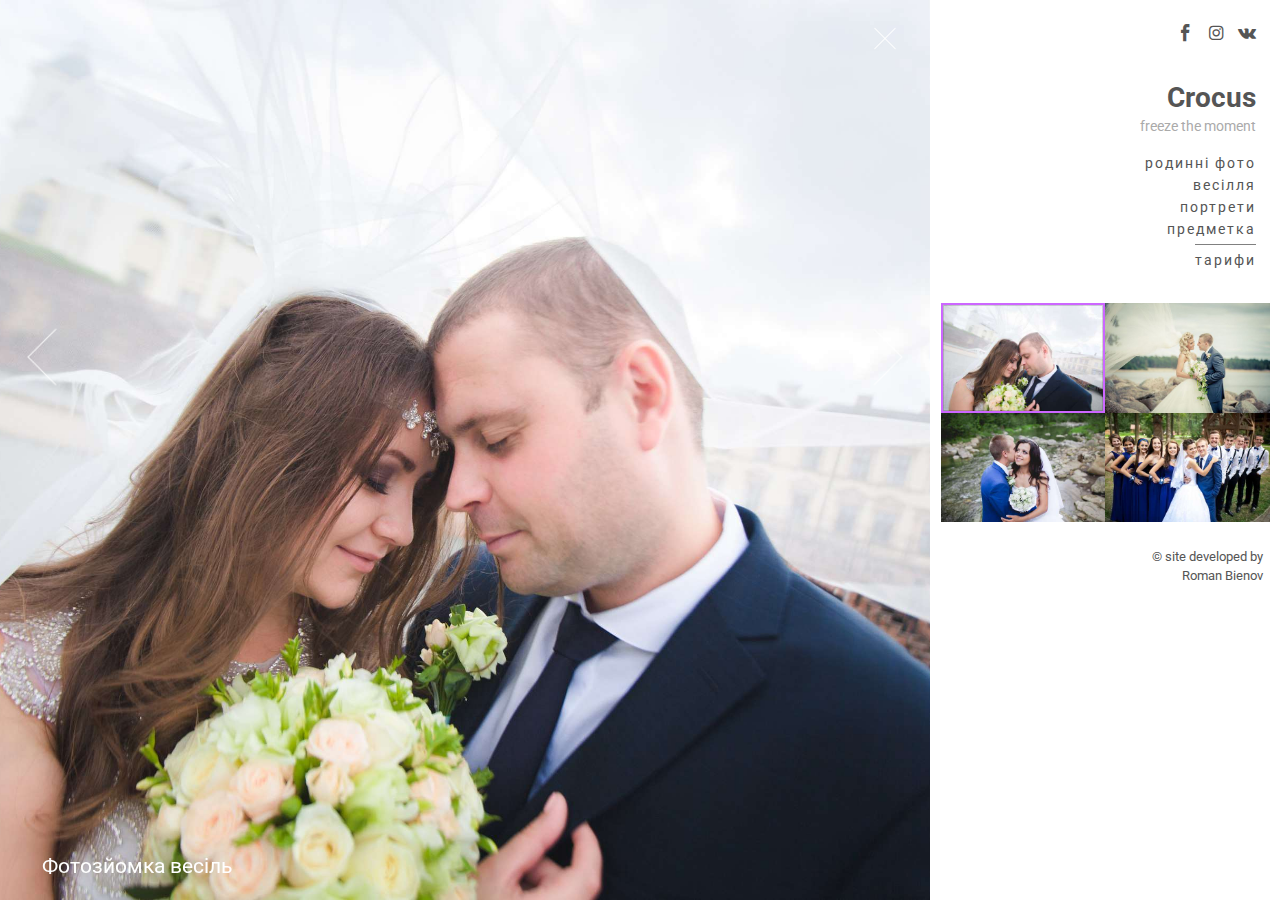
<file: docs/wedding.html>
<!DOCTYPE html>
<head>
  <meta charset="utf-8">
  <title>Crocus</title>
  <meta name="description" content="Професійні фотосесії, портретні фотокартки, предметна фотографія, фотозйомка весіль у Львові від професійного фотографа Семена Бєньова">
  <meta name="keywords" content="послуги фотографа, фотограф львів, львів фотограф,  фотограф у львові, найкращий фотограф у львові, професійний фотограф, предметна фотографія, портретна фотографія, весільний фотограф">
  <meta name="author" content="Semen Bienov">
  <meta http-equiv="X-UA-Compatible" content="IE=edge">
  <meta name="viewport" content="width=device-width, initial-scale=1, maximum-scale=1">
  <!-- Template Basic Images Start-->
  <meta property="og:title" content="Crocus">
  <meta property="og:image" content="img/item3.jpg">
  <link rel="shortcut icon" href="img/favicon/favicon.ico" type="image/x-icon">
  <link rel="apple-touch-icon" href="img/favicon/apple-touch-icon.png">
  <link rel="apple-touch-icon" sizes="72x72" href="img/favicon/apple-touch-icon-72x72.png">
  <link rel="apple-touch-icon" sizes="114x114" href="img/favicon/apple-touch-icon-114x114.png">
  <!-- Template Basic Images End-->
  <link rel="stylesheet" href="css/fonts.min.css">
  <link rel="stylesheet" href="css/owl/owl.carousel.min.css">
  <!-- <link rel="stylesheet" href="css/main.min.css">-->
  <!--
  if lt IE 9
  script(src='https://cdnjs.cloudflare.com/ajax/libs/html5shiv/3.7.3/html5shiv.min.js')
  script(src='https://cdnjs.cloudflare.com/ajax/libs/respond.js/1.4.2/respond.min.js')
  -->
  <!-- Custom Browsers Color Start -->
  <!-- Chrome, Firefox OS and Opera-->
  <meta name="theme-color" content="#000">
  <!-- Windows Phone-->
  <meta name="msapplication-navbutton-color" content="#000">
  <!-- iOS Safari-->
  <meta name="apple-mobile-web-app-status-bar-style" content="#000">
  <!-- Custom Browsers Color End-->
</head>
<body>
  <div class="main-container">
    <aside class="sidebar is-loading-1">
      <section class="sidebar-social"><a href="https://www.facebook.com/profile.php?id=100004131288481"><span class="icon icon-facebook"></span></a><a href="https://www.instagram.com/crocus_fotos/"><span class="icon icon-instagram"></span></a><a href="https://vk.com/id105640960"><span class="icon icon-vk"></span></a></section>
      <header class="header">
        <h1><a class="logotype" href="index.html">Crocus</a></h1>
        <h4 class="title">freeze the moment</h4>
        <ul class="header-menu">
          <li><a class="header-menu-item" href="family.html">
              <h3>родинні фото</h3></a></li>
          <li><a class="header-menu-item" href="wedding.html">
              <h3>весілля</h3></a></li>
          <li><a class="header-menu-item" href="portrait.html">
              <h3>портрети</h3></a></li>
          <li><a class="header-menu-item" href="thing.html">
              <h3>предметка</h3></a></li>
          <li><a class="header-menu-item" href="tariff.html">
              <h3>тарифи</h3></a></li>
        </ul>
      </header>
      <ul class="owl-dots" id="carousel-custom-dots"></ul>
      <footer class="author">© site developed by<br><a href="https://www.facebook.com/profile.php?id=100007657952007" rel="author"> Roman Bienov</a></footer>
    </aside>
    <div class="slides-wrapper is-loading-2"><a id="touch-menu" href="#">
        <div id="nav-icon1"><span></span><span></span><span></span></div></a>
      <div class="owl-carousel owl-theme" id="thumbnails">
        <!-- Weddings-->
        <article class="item" data-dot="&lt;img src='img/thumbs/wedding_1.jpg'&gt;">
          <div class="owl-lazy slide" data-src="img/fulls/f_wedding_1.jpg"></div>
          <h5>Фотозйомка весіль</h5>
        </article>
        <article class="item" data-dot="&lt;img src='img/thumbs/wedding_2.jpg'&gt;">
          <div class="owl-lazy slide" data-src="img/fulls/f_wedding_2.jpg"></div>
          <h5>Фотозйомка весіль</h5>
        </article>
        <article class="item" data-dot="&lt;img src='img/thumbs/wedding_3.jpg'&gt;">
          <div class="owl-lazy slide" data-src="img/fulls/f_wedding_3.jpg"></div>
          <h5>Фотозйомка весіль</h5>
        </article>
        <article class="item" data-dot="&lt;img src='img/thumbs/wedding_4.jpg'&gt;">
          <div class="owl-lazy slide" data-src="img/fulls/f_wedding_4.jpg"></div>
          <h5>Фотозйомка весіль</h5>
        </article>
      </div>
    </div>
  </div>
  <!-- Optimized loading JS Start-->
  <script src="js/vendors/jquery-1.12.0.min.js"></script>
  <script src="js/vendors/owl.carousel.min.js"></script>
  <script src="js/main.min.js"></script>
  <script>
    (function(i, s, o, g, r, a, m) {
    i['GoogleAnalyticsObject'] = r;
    i[r] = i[r] || function() {
    (i[r].q = i[r].q || []).push(arguments)
    }, i[r].l = 1 * new Date();
    a = s.createElement(o),
    m = s.getElementsByTagName(o)[0];
    a.async = 1;
    a.src = g;
    m.parentNode.insertBefore(a, m)
    })(window, document, 'script', 'https://www.google-analytics.com/analytics.js', 'ga');
    ga('create', '', 'auto');
    ga('send', 'pageview');
  </script>
</body>
</file>
<file: docs/css/fonts.min.css>
@font-face{font-family:icomoon;src:url(../fonts/icomoon/icomoon.eot?8csnix);src:url(../fonts/icomoon/icomoon.eot?8csnix#iefix) format("embedded-opentype"),url(../fonts/icomoon/icomoon.ttf?8csnix) format("truetype"),url(../fonts/icomoon/icomoon.woff?8csnix) format("woff"),url(../fonts/icomoon/icomoon.svg?8csnix#icomoon) format("svg");font-weight:400;font-style:normal}[class*=" icon-"],[class^=icon-]{font-family:icomoon!important;speak:none;font-style:normal;font-weight:400;font-variant:normal;text-transform:none;line-height:1;-webkit-font-smoothing:antialiased;-moz-osx-font-smoothing:grayscale}.icon-arrow:before{content:"\e902"}.icon-instagram:before{content:"\e901"}.icon-vk:before{content:"\e900"}.icon-facebook:before{content:"\ea90"}
/*# sourceMappingURL=maps/fonts.min.css.map */
</file>
<file: docs/css/main.min.css>
@import url(https://fonts.googleapis.com/css?family=Roboto:400);a,abbr,acronym,address,applet,article,aside,audio,b,big,blockquote,body,canvas,caption,center,cite,code,dd,del,details,dfn,div,dl,dt,em,embed,fieldset,figcaption,figure,footer,form,h1,h2,h3,h4,h5,h6,header,hgroup,html,i,iframe,img,ins,kbd,label,legend,li,mark,menu,nav,object,ol,output,p,pre,q,ruby,s,samp,section,small,span,strike,strong,sub,summary,sup,table,tbody,td,tfoot,th,thead,time,tr,tt,u,ul,var,video{margin:0;padding:0;border:0;font-size:100%;font:inherit;vertical-align:baseline}article,aside,details,figcaption,figure,footer,header,hgroup,menu,nav,section{display:block}body{line-height:1}ol,ul{list-style:none}blockquote,q{quotes:none}blockquote:after,blockquote:before,q:after,q:before{content:"";content:none}table{border-collapse:collapse;border-spacing:0}a,a:hover{text-decoration:none}body{font-family:Roboto,sans-serif;font-size:14px;background-color:#333}.wrapper{-webkit-box-orient:vertical;-webkit-box-direction:normal;-ms-flex-direction:column;flex-direction:column;max-width:1200px;padding:0 2vh;margin:0 auto}.topheader,.wrapper{display:-webkit-box;display:-ms-flexbox;display:flex}.topheader{-ms-flex-wrap:nowrap;flex-wrap:nowrap;-webkit-box-pack:justify;-ms-flex-pack:justify;justify-content:space-between;-webkit-box-align:center;-ms-flex-align:center;align-items:center;min-height:80px}.topmenu,.topmenu ul{display:-webkit-box;display:-ms-flexbox;display:flex}.topmenu ul{-ms-flex-wrap:wrap;flex-wrap:wrap;-webkit-box-pack:start;-ms-flex-pack:start;justify-content:flex-start}.topmenu ul li a{font-size:14px;color:#fff;text-transform:uppercase}.topmenu ul li a:hover{color:#c6f}.itemlink{font-family:Roboto,sans-serif;text-align:center;padding:10px}.topmenu-item{position:relative;-webkit-transition:all .6s ease-in;transition:all .6s ease-in}.topmenu-item a{line-height:25px;filter:progid:DXImageTransform.Microsoft.Alpha(enabled=false);opacity:1;-webkit-transition:all .3s ease-in;transition:all .3s ease-in}.topmenu-item a.out{filter:progid:DXImageTransform.Microsoft.Alpha(Opacity=0);opacity:0}.bt-sl-solid-l{position:absolute;left:0;height:100%;border-left:2px solid #c6f;z-index:2;-webkit-transition:all .5s ease-in-out;transition:all .5s ease-in-out}.bt-sl-solid-l.out{left:50%}.bt-sl-solid-l.down{height:0%}.bt-sl-solid-r{position:absolute;right:-2px;height:100%;border-left:2px solid #c6f;z-index:2;-webkit-transition:all .5s ease-in-out;transition:all .5s ease-in-out}.bt-sl-solid-r.out{right:50%}.bt-sl-solid-r.down{height:0%}.social{display:-webkit-box;display:-ms-flexbox;display:flex;-ms-flex-wrap:wrap;flex-wrap:wrap;-webkit-box-pack:end;-ms-flex-pack:end;justify-content:flex-end}.social .tel{font-family:inherit;width:auto;color:#fff;font-size:16px;font-weight:400;-webkit-transition-duration:.3s;transition-duration:.3s}.social .tel:hover{-webkit-transform:rotate(0deg);transform:rotate(0deg);color:#c6f}.icon{font-size:14px;fill:currentColor;color:#fff}.social a{position:relative;display:-webkit-box;display:-ms-flexbox;display:flex;-webkit-box-align:center;-ms-flex-align:center;align-items:center;-webkit-box-pack:center;-ms-flex-pack:center;justify-content:center;width:30px;height:30px;border-radius:50%;margin-right:10px;-webkit-transition:all .9s ease-in-out;transition:all .9s ease-in-out;font-family:icomoon}.social a:last-child{margin-right:5px}.social a:hover{-webkit-transform:rotate(1turn);transform:rotate(1turn)}.social-fb{background:rgba(59,89,152,.2)}.social-fb:hover{background:rgba(59,89,152,.5)}.social-instagam{background:rgba(208,71,209,.2)}.social-instagam:hover{background:rgba(208,71,209,.5)}.social-vk{background:rgba(139,157,195,.2)}.social-vk:hover{background:rgba(139,157,195,.5)}.logo-container{-webkit-box-pack:center;-ms-flex-pack:center;justify-content:center;margin-bottom:50px;margin-top:6vh}.logo-container,.menu{display:-webkit-box;display:-ms-flexbox;display:flex}.menu{-ms-flex-wrap:wrap;flex-wrap:wrap;-webkit-box-pack:justify;-ms-flex-pack:justify;justify-content:space-between;margin-bottom:15vh}.menu-category{position:relative;display:-webkit-box;display:-ms-flexbox;display:flex;overflow:hidden;margin-bottom:30px;max-width:240px;font-family:Roboto,sans-serif;font-size:16px;color:#fff}.menu-category img{height:100%}.menu-category *{-webkit-box-sizing:border-box;box-sizing:border-box}.menu-category *,.menu-category:before{-webkit-transition:all .25s ease;transition:all .25s ease}.menu-category:before{position:absolute;top:10px;bottom:10px;left:10px;right:10px;top:100%;content:"";background-color:rgba(51,51,51,.9);-webkit-transition-delay:.25s;transition-delay:.25s}.menu-category img{width:100%;-webkit-backface-visibility:hidden;backface-visibility:hidden}.menu-category figcaption{position:absolute;top:0;bottom:0;left:0;right:0;z-index:1;display:-webkit-box;display:-ms-flexbox;display:flex;-webkit-box-align:center;-ms-flex-align:center;align-items:center;-webkit-box-orient:vertical;-webkit-box-direction:normal;-ms-flex-direction:column;flex-direction:column;-webkit-box-pack:center;-ms-flex-pack:center;justify-content:center}.menu-category h3,.menu-category h5{opacity:0;letter-spacing:1px}.menu-category h3{max-width:90%;line-height:20px;margin-bottom:5px;text-align:center;text-transform:uppercase;-webkit-transition-delay:.05s;transition-delay:.05s}.menu-category h3,.menu-category h5{-webkit-transform:translateY(-100%);transform:translateY(-100%);font-weight:400}.menu-category h5{background-color:#c6f;padding:5px 10px}.menu-category:hover:before,.menu-category h5{-webkit-transition-delay:0s;transition-delay:0s}.menu-category:hover:before{top:10px}.menu-category:hover h3,.menu-category:hover h5{-webkit-transform:translateY(0);transform:translateY(0);opacity:1;margin-bottom:10px}.menu-category:hover h3{-webkit-transition-delay:.3s;transition-delay:.3s}.menu-category:hover h5{-webkit-transition-delay:.2s;transition-delay:.2s}.tariffs-wrapper{background:url(../img/tariff_bg.jpg);background-size:cover;background-position:50%}.tafiff-container{max-width:1200px;margin:0 auto;display:-webkit-box;display:-ms-flexbox;display:flex;-webkit-box-orient:vertical;-webkit-box-direction:normal;-ms-flex-direction:column;flex-direction:column;-ms-flex-pack:distribute;justify-content:space-around}.tafiff-container .title{padding:5vh 0 10vh;text-align:center;font-size:32px;font-weight:700;color:#fff;text-transform:uppercase;letter-spacing:3px}.tafiff-container .tariffs{display:-webkit-box;display:-ms-flexbox;display:flex;-ms-flex-wrap:wrap;flex-wrap:wrap;-webkit-box-align:end;-ms-flex-align:end;align-items:flex-end;-ms-flex-pack:distribute;justify-content:space-around;padding:0 2vw 15vh;color:#fff;font-size:18px}.tafiff-container .tariffs section{max-width:260px;min-width:240px;margin-top:4vh;border-radius:10px;-webkit-transform:translateZ(0);transform:translateZ(0);-webkit-box-shadow:0 0 1px transparent;box-shadow:0 0 1px transparent;-webkit-backface-visibility:hidden;backface-visibility:hidden;-webkit-font-smoothing:antialiased;-moz-osx-font-smoothing:grayscale;-webkit-transition:all .3s ease;transition:all .3s ease}.tafiff-container .tariffs section:hover{-webkit-transform:scale(1.05);transform:scale(1.05)}.tafiff-container .tariffs .header{padding:1.5vh 0;font-size:18px;text-transform:uppercase;font-weight:700;border-top-right-radius:10px;border-top-left-radius:10px;border-bottom:1px solid grey}.tafiff-container .tariffs li{padding:1.5vh 1vw;text-align:center;line-height:22px}.tafiff-container .tariffs li a{color:#fff;padding:4% 25%;background-color:#fff;border-radius:10px}.tafiff-container .tariffs li:last-child{margin-top:1vh;margin-bottom:2vh}.tafiff-container .tariff-catalog{background-color:rgba(212,174,79,.8)}.tafiff-container .tariff-catalog .header{background-color:#d4ae4f}.tafiff-container .tariff-catalog .button{color:#d4ae4f}.tafiff-container .tariff-catalog:hover{background-color:rgba(212,174,79,.9)}.tafiff-container .tariff-portrait{background-color:rgba(145,184,68,.8)}.tafiff-container .tariff-portrait .header{background-color:#91b844}.tafiff-container .tariff-portrait .button{color:#91b844}.tafiff-container .tariff-portrait:hover{background-color:rgba(145,184,68,.9)}.tafiff-container .tariff-family{background-color:rgba(104,78,156,.8)}.tafiff-container .tariff-family .header{background-color:#684e9c}.tafiff-container .tariff-family .button{color:#684e9c}.tafiff-container .tariff-family:hover{background-color:rgba(104,78,156,.9)}.tafiff-container .tariff-wedding{background-color:rgba(161,57,81,.8)}.tafiff-container .tariff-wedding .header{background-color:#a13951}.tafiff-container .tariff-wedding .button{color:#a13951}.tafiff-container .tariff-wedding:hover{background-color:rgba(161,57,81,.9)}.footer{background:rgba(51,0,51,.1)}.footer-inner{-webkit-box-orient:vertical;-webkit-box-direction:normal;-ms-flex-direction:column;flex-direction:column;max-width:1200px;margin:0 auto;padding:5vh}.footer-bar,.footer-inner{display:-webkit-box;display:-ms-flexbox;display:flex}.footer-bar{-ms-flex-wrap:wrap;flex-wrap:wrap;-webkit-box-align:center;-ms-flex-align:center;align-items:center;-ms-flex-pack:distribute;justify-content:space-around;border-bottom:1px solid #999;padding-bottom:3vh}.footer-about{width:240px;text-align:center}.footer-about p{margin-top:3vh;line-height:20px;color:#999}.footer-ava{height:240px;-webkit-transition:all .5s ease-in-out;transition:all .5s ease-in-out}.footer-ava:hover{-webkit-transform:rotate(36deg) scale(1.1);transform:rotate(36deg) scale(1.1)}.footer-about,.footer-blog,.footer-menu{margin-bottom:2vh}.footer-menu{color:#fff;text-align:center;letter-spacing:2px}.footer-menu li{margin-bottom:10px}.footer-menu-title{display:block;margin-bottom:20px;font-size:14px;font-weight:700}.footer-menu-item{color:#999}.footer-menu-item:hover{color:#c6f}.footer-blog{max-width:480px;padding-left:20px;padding-right:20px;text-align:center;line-height:20px;letter-spacing:1px;color:#fff}.footer-contacts{padding-top:5vh;text-align:center;color:#999;line-height:30px}.footer-contacts a{color:#fff}.footer-contacts a:hover{color:#c6f}.footer-social a{margin-right:20px;font-size:12px;color:#fff;text-transform:uppercase}@media only screen and (max-width:768px){.menu{-ms-flex-pack:distribute;justify-content:space-around}}@media only screen and (max-width:540px){.tafiff-container .tariffs section{max-width:80%}}@media only screen and (min-width:320px){.tariffs-wrapper{background:url(../img/tariff_bg--480.jpg)}}@media only screen and (min-width:480px){.tariffs-wrapper{background:url(../img/tariff_bg--768.jpg)}}@media only screen and (min-width:768px){.tariffs-wrapper{background:url(../img/tariff_bg--1366.jpg)}}@media only screen and (min-width:1200px){.tariffs-wrapper{background:url(../img/tariff_bg--1920.jpg)}}@media only screen and (min-width:1920px){.tariffs-wrapper{background:url(../img/tariff_bg.jpg)}}
/*# sourceMappingURL=maps/main.min.css.map */
</file>
